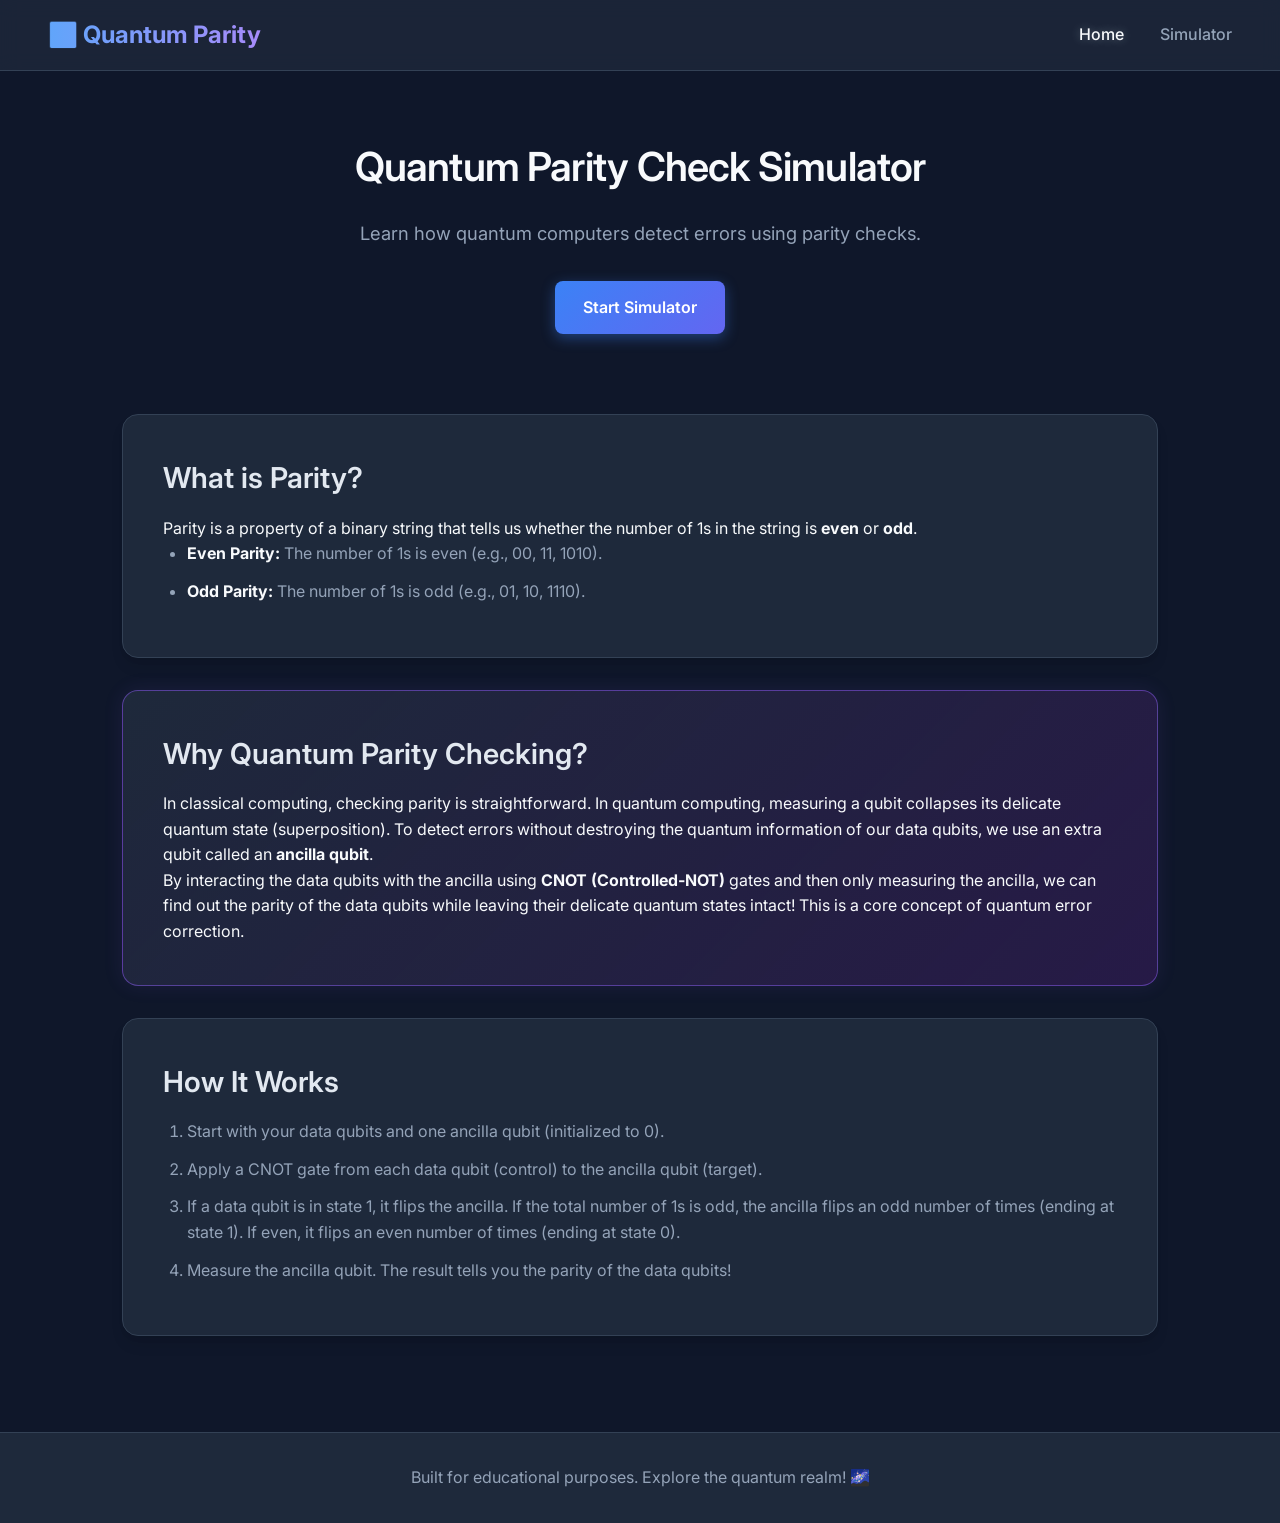
<file: templates/index.html>
<!DOCTYPE html>
<html lang="en">
<head>
    <meta charset="UTF-8">
    <meta name="viewport" content="width=device-width, initial-scale=1.0">
    <title>Quantum Parity Check Simulator</title>
    <meta name="description" content="Learn and simulate how quantum parity check works to detect errors in qubits using Qiskit.">
    <link rel="stylesheet" href="/static/style.css">
    <link href="https://fonts.googleapis.com/css2?family=Inter:wght@300;400;600;700&display=swap" rel="stylesheet">
</head>
<body>
    <header class="navbar">
        <div class="logo">⚛️ Quantum Parity</div>
        <nav>
            <a href="/" class="active">Home</a>
            <a href="/simulator">Simulator</a>
        </nav>
    </header>

    <main class="container">
        <section class="hero-section text-center">
            <h1>Quantum Parity Check Simulator</h1>
            <p class="subtitle">Learn how quantum computers detect errors using parity checks.</p>
            <div class="action-buttons">
                <a href="/simulator" class="btn primary-btn">Start Simulator</a>
            </div>
        </section>

        <section class="content-section">
            <div class="card">
                <h2>What is Parity?</h2>
                <p>Parity is a property of a binary string that tells us whether the number of 1s in the string is <strong>even</strong> or <strong>odd</strong>.</p>
                <ul class="styled-list">
                    <li><strong>Even Parity:</strong> The number of 1s is even (e.g., 00, 11, 1010).</li>
                    <li><strong>Odd Parity:</strong> The number of 1s is odd (e.g., 01, 10, 1110).</li>
                </ul>
            </div>

            <div class="card highlight-card">
                <h2>Why Quantum Parity Checking?</h2>
                <p>In classical computing, checking parity is straightforward. In quantum computing, measuring a qubit collapses its delicate quantum state (superposition). To detect errors without destroying the quantum information of our data qubits, we use an extra qubit called an <strong>ancilla qubit</strong>.</p>
                <p>By interacting the data qubits with the ancilla using <strong>CNOT (Controlled-NOT)</strong> gates and then only measuring the ancilla, we can find out the parity of the data qubits while leaving their delicate quantum states intact! This is a core concept of quantum error correction.</p>
            </div>

            <div class="card">
                <h2>How It Works</h2>
                <ol class="styled-list">
                    <li>Start with your data qubits and one ancilla qubit (initialized to 0).</li>
                    <li>Apply a CNOT gate from each data qubit (control) to the ancilla qubit (target).</li>
                    <li>If a data qubit is in state 1, it flips the ancilla. If the total number of 1s is odd, the ancilla flips an odd number of times (ending at state 1). If even, it flips an even number of times (ending at state 0).</li>
                    <li>Measure the ancilla qubit. The result tells you the parity of the data qubits!</li>
                </ol>
            </div>
        </section>
    </main>

    <footer>
        <p>Built for educational purposes. Explore the quantum realm! 🌌</p>
    </footer>
</body>
</html>
</file>
<file: static/style.css>
:root {
    --bg-color: #0f172a;
    --card-bg: #1e293b;
    --text-main: #f8fafc;
    --text-muted: #94a3b8;
    --primary: #3b82f6;
    --primary-hover: #2563eb;
    --accent: #8b5cf6;
    --border: #334155;
    
    --font-main: 'Inter', sans-serif;
}

* {
    box-sizing: border-box;
    margin: 0;
    padding: 0;
}

body {
    font-family: var(--font-main);
    background-color: var(--bg-color);
    color: var(--text-main);
    line-height: 1.6;
    min-height: 100vh;
    display: flex;
    flex-direction: column;
}

h1, h2, h3 {
    margin-bottom: 0.5em;
    font-weight: 600;
}

h1 { font-size: 2.5rem; letter-spacing: -0.02em; }
h2 { font-size: 1.8rem; color: #e2e8f0; }
h3 { font-size: 1.4rem; color: var(--text-main); }
.text-center { text-align: center; }
.subtitle { color: var(--text-muted); font-size: 1.15rem; margin-bottom: 2rem; }

.navbar {
    display: flex;
    justify-content: space-between;
    align-items: center;
    padding: 1rem 3rem;
    background-color: rgba(30, 41, 59, 0.8);
    backdrop-filter: blur(10px);
    border-bottom: 1px solid var(--border);
    position: sticky;
    top: 0;
    z-index: 100;
}

.navbar .logo {
    font-size: 1.5rem;
    font-weight: 700;
    background: linear-gradient(to right, #60a5fa, #a78bfa);
    -webkit-background-clip: text;
    color: transparent;
}

.navbar nav a {
    color: var(--text-muted);
    text-decoration: none;
    margin-left: 2rem;
    font-weight: 500;
    transition: color 0.2s, text-shadow 0.2s;
}

.navbar nav a:hover, .navbar nav a.active {
    color: var(--text-main);
    text-shadow: 0 0 10px rgba(255, 255, 255, 0.3);
}

.container {
    max-width: 1100px;
    margin: 0 auto;
    padding: 4rem 2rem;
    flex-grow: 1;
    width: 100%;
}

.card {
    background-color: var(--card-bg);
    border-radius: 16px;
    padding: 2.5rem;
    margin-bottom: 2rem;
    border: 1px solid var(--border);
    box-shadow: 0 10px 15px -3px rgba(0, 0, 0, 0.1), 0 4px 6px -2px rgba(0, 0, 0, 0.05);
    transition: transform 0.2s, box-shadow 0.2s;
}

.highlight-card {
    background: linear-gradient(135deg, rgba(30, 41, 59, 1) 0%, rgba(45, 27, 78, 0.8) 100%);
    border-color: rgba(139, 92, 246, 0.5);
    box-shadow: 0 0 20px rgba(139, 92, 246, 0.1);
}

.hero-section {
    margin-bottom: 5rem;
}

.styled-list {
    padding-left: 1.5rem;
    color: var(--text-muted);
}
.styled-list li {
    margin-bottom: 0.75rem;
}
.styled-list strong {
    color: var(--text-main);
}

.btn {
    display: inline-block;
    padding: 0.875rem 1.75rem;
    border-radius: 8px;
    font-weight: 600;
    text-decoration: none;
    cursor: pointer;
    border: none;
    transition: all 0.2s;
    font-family: inherit;
    font-size: 1rem;
    text-align: center;
}

.primary-btn {
    background: linear-gradient(135deg, var(--primary), #6366f1);
    color: white;
    box-shadow: 0 4px 14px rgba(59, 130, 246, 0.4);
}

.primary-btn:hover {
    transform: translateY(-2px);
    box-shadow: 0 6px 20px rgba(59, 130, 246, 0.5);
}

.primary-btn:active {
    transform: translateY(0);
}

.primary-btn:disabled {
    opacity: 0.7;
    cursor: not-allowed;
    transform: none;
}

.full-width {
    width: 100%;
}

.mt-large {
    margin-top: 1.5rem;
}

.simulator-layout {
    display: grid;
    grid-template-columns: 380px 1fr;
    gap: 2.5rem;
    align-items: start;
}

@media (max-width: 900px) {
    .simulator-layout {
        grid-template-columns: 1fr;
    }
}

.controls-panel .control-group {
    margin-bottom: 1.25rem;
}

.control-group label {
    display: block;
    margin-bottom: 0.75rem;
    color: var(--text-muted);
    font-weight: 500;
    font-size: 0.95rem;
}

input[type="range"] {
    width: 100%;
    accent-color: var(--primary);
    cursor: pointer;
}

select {
    width: 100%;
    padding: 0.875rem;
    border-radius: 8px;
    background-color: var(--bg-color);
    border: 1px solid var(--border);
    color: var(--text-main);
    font-family: inherit;
    font-size: 1rem;
    cursor: pointer;
    outline: none;
}

select:focus {
    border-color: var(--primary);
}

.qubit-row {
    display: flex;
    justify-content: space-between;
    align-items: center;
    padding: 1rem;
    background-color: rgba(15, 23, 42, 0.5);
    border-radius: 8px;
    margin-bottom: 0.75rem;
    border: 1px solid var(--border);
    transition: background-color 0.2s;
}

.qubit-row:hover {
    background-color: rgba(15, 23, 42, 0.8);
}

.toggle-switch {
    display: flex;
    align-items: center;
    cursor: pointer;
    user-select: none;
}

.toggle-switch input {
    opacity: 0;
    width: 0;
    height: 0;
}

.slider {
    position: relative;
    display: inline-block;
    width: 44px;
    height: 24px;
    background-color: #475569;
    border-radius: 24px;
    transition: 0.3s;
    margin-right: 12px;
}

.slider:before {
    position: absolute;
    content: "";
    height: 18px;
    width: 18px;
    left: 3px;
    bottom: 3px;
    background-color: white;
    border-radius: 50%;
    transition: 0.3s cubic-bezier(0.4, 0.0, 0.2, 1);
}

input:checked + .slider {
    background-color: var(--accent);
}

input:checked + .slider:before {
    transform: translateX(20px);
}

.val-display {
    font-weight: 700;
    font-size: 1.1rem;
    width: 20px;
    text-align: center;
    color: var(--text-main);
}

.hidden {
    display: none !important;
}

.result-highlight {
    background-color: rgba(15, 23, 42, 0.5);
    border-radius: 12px;
    padding: 2rem;
    text-align: center;
    margin-bottom: 2rem;
    border: 1px solid var(--border);
}

.parity-badge {
    display: inline-block;
    font-size: 2.5rem;
    font-weight: 800;
    letter-spacing: 0.05em;
    padding: 0.5rem 3rem;
    border-radius: 50px;
    margin: 1rem 0;
    background: linear-gradient(135deg, var(--primary), var(--accent));
    color: white;
    box-shadow: 0 10px 25px rgba(139, 92, 246, 0.3);
    text-shadow: 0 2px 4px rgba(0,0,0,0.2);
}

.circuit-diagram {
    text-align: center;
    background-color: white;
    border-radius: 12px;
    padding: 1.5rem;
    overflow-x: auto;
}

.circuit-diagram h3 {
    color: #1e293b;
    margin-bottom: 1rem;
}

.circuit-diagram img {
    max-width: 100%;
    height: auto;
}

.spinner {
    border: 4px solid rgba(255, 255, 255, 0.1);
    border-left-color: var(--primary);
    border-radius: 50%;
    width: 48px;
    height: 48px;
    animation: spin 1s linear infinite;
    margin: 3rem auto 1rem;
}

@keyframes spin {
    0% { transform: rotate(0deg); }
    100% { transform: rotate(360deg); }
}

footer {
    text-align: center;
    padding: 2rem;
    color: var(--text-muted);
    border-top: 1px solid var(--border);
    background-color: var(--card-bg);
}
</file>
